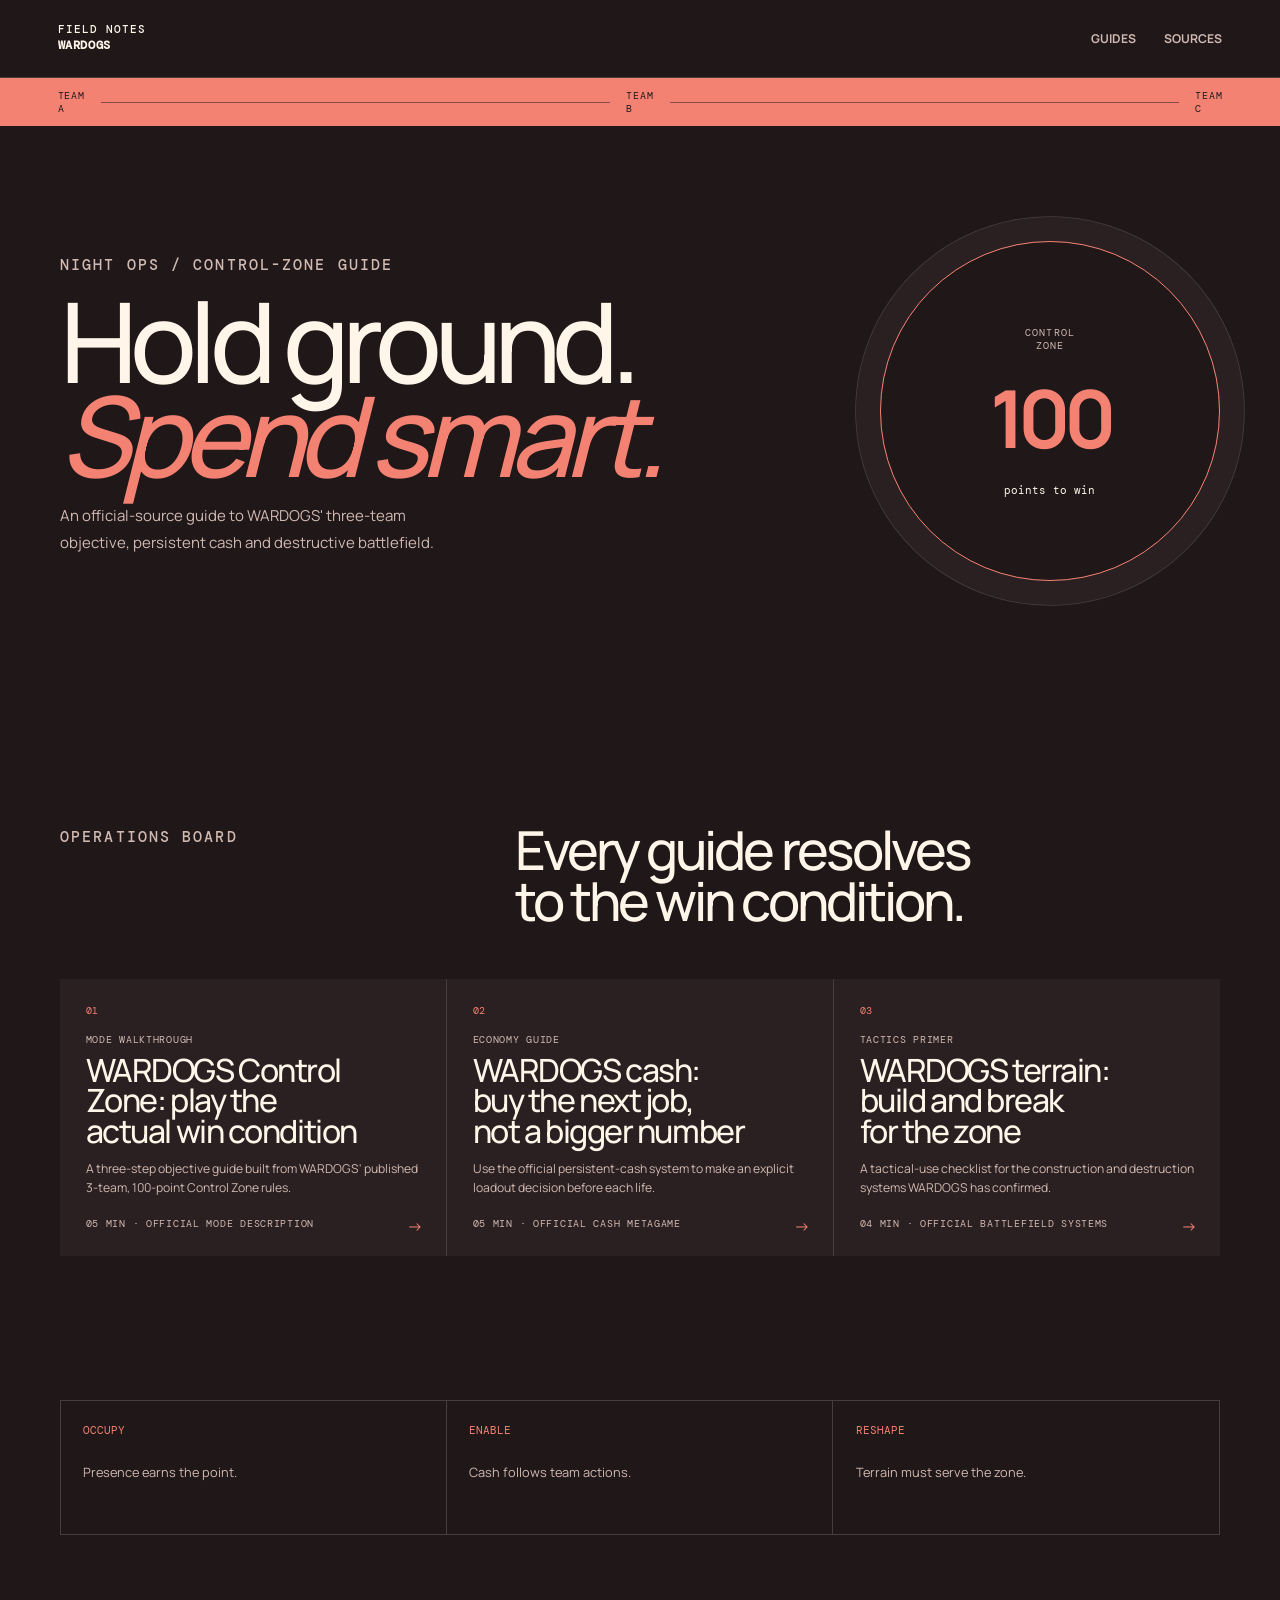
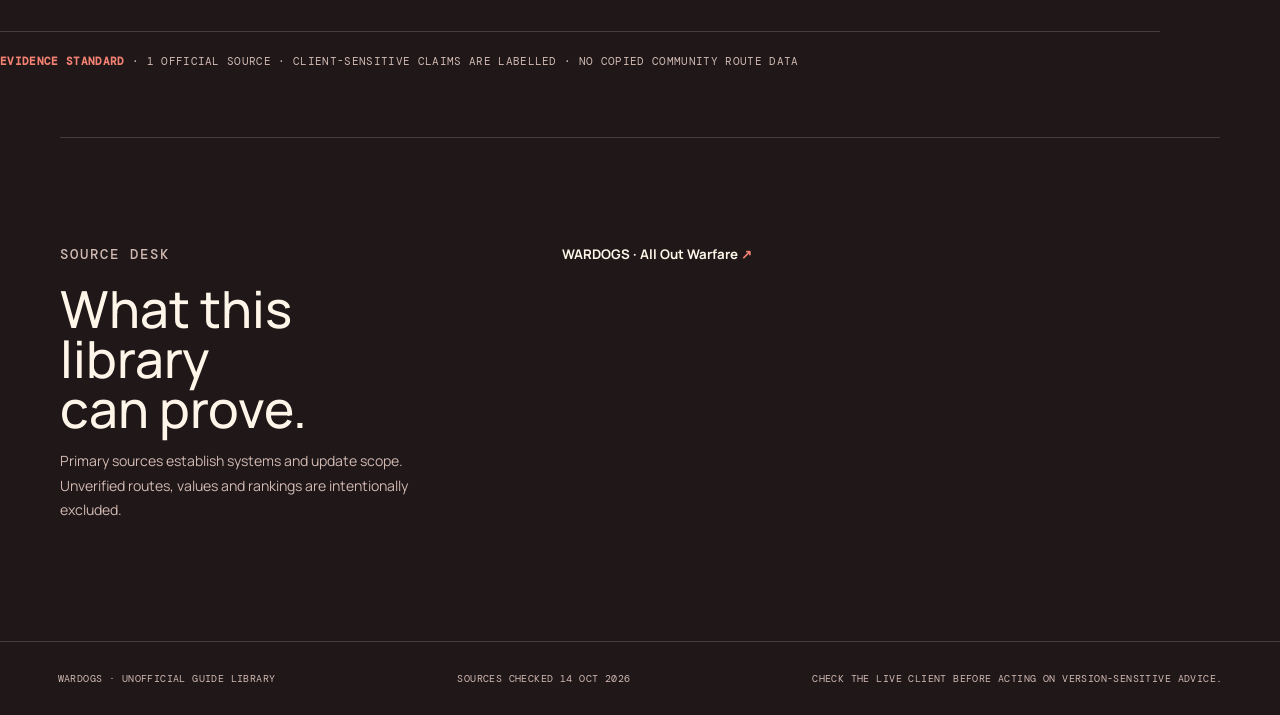
<file: index.html>
<!doctype html>
<html lang="en">
  <head>
    <meta charset="utf-8">
    <meta name="viewport" content="width=device-width, initial-scale=1">
    <meta name="description" content="Source-linked WARDOGS starter guides with version-sensitive notes.">
    <meta name="robots" content="index,follow">
    <title>WARDOGS Field Notes</title>
    <link rel="preconnect" href="https://fonts.googleapis.com">
    <link rel="preconnect" href="https://fonts.gstatic.com" crossorigin>
    <link href="https://fonts.googleapis.com/css2?family=DM+Mono:wght@400;500&family=Manrope:wght@400;500;600;700;800&family=Newsreader:opsz,wght@6..72,500;6..72,600&display=swap" rel="stylesheet">
    <link rel="stylesheet" href="assets/styles/site.css">
    <link rel="stylesheet" href="assets/styles/themes/index.css">
    <link rel="stylesheet" href="assets/styles/content.css">
    <link rel="stylesheet" href="assets/styles/layouts/home.css">
    <link rel="stylesheet" href="assets/styles/responsive.css">
  </head>
  <body data-game="wardogs" data-assets="assets" data-home="./" data-guide-root="guide/">
    <main id="site"></main>
    <script type="module" src="assets/scripts/site.js"></script>
  </body>
</html>
</file>
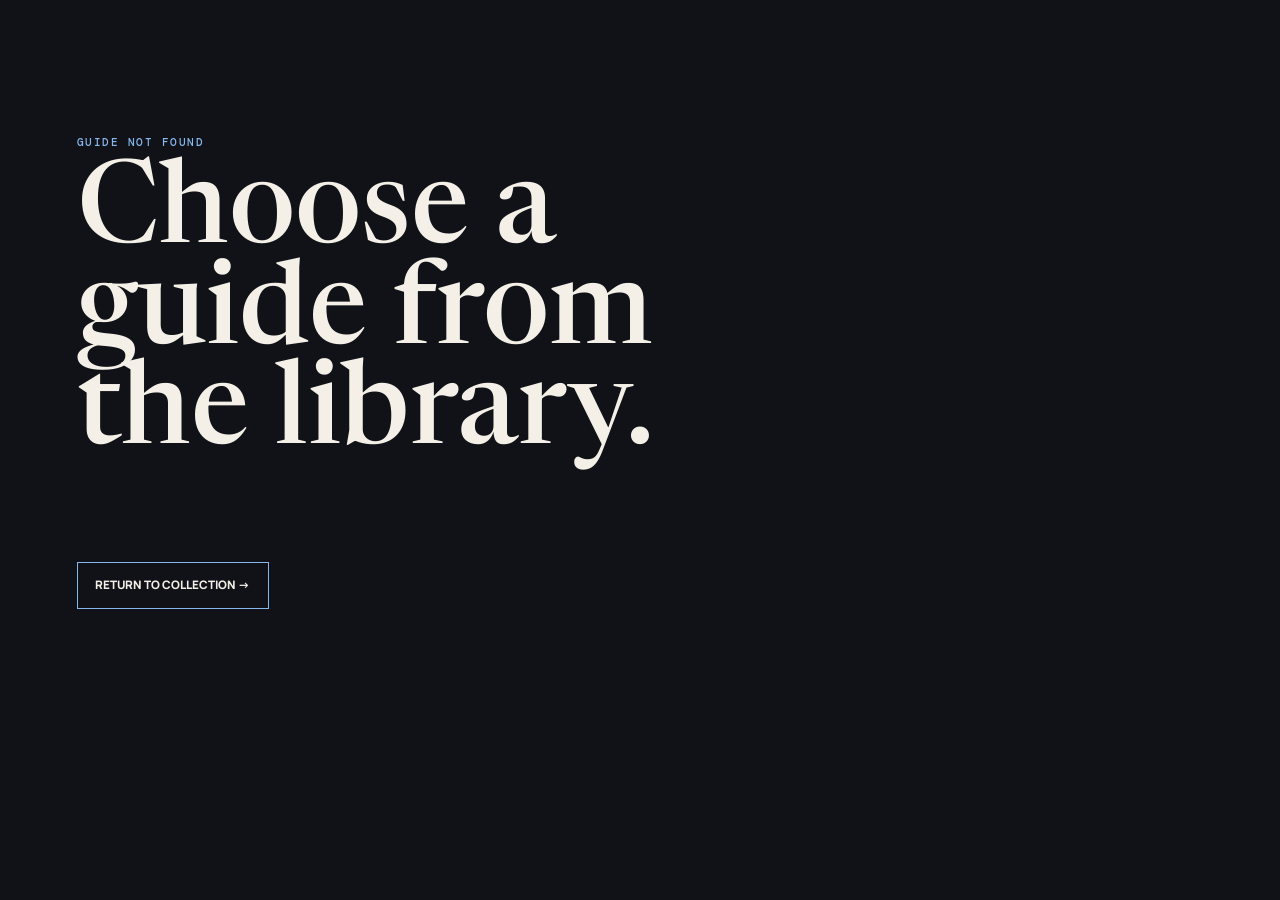
<file: guide/index.html>
<!doctype html>
<html lang="en">
  <head>
    <meta charset="utf-8">
    <meta name="viewport" content="width=device-width, initial-scale=1">
    <meta name="description" content="A source-linked game guide from Field Notes.">
    <meta name="robots" content="index,follow">
    <link rel="canonical" href="">
    <title>Field Notes Guide</title>
    <link rel="preconnect" href="https://fonts.googleapis.com">
    <link rel="preconnect" href="https://fonts.gstatic.com" crossorigin>
    <link href="https://fonts.googleapis.com/css2?family=DM+Mono:wght@400;500&family=Manrope:wght@400;500;600;700;800&family=Newsreader:opsz,wght@6..72,500;6..72,600&display=swap" rel="stylesheet">
    <link rel="stylesheet" href="../assets/styles/site.css">
    <link rel="stylesheet" href="../assets/styles/themes/index.css">
    <link rel="stylesheet" href="../assets/styles/guide.css">
    <link rel="stylesheet" href="../assets/styles/layouts/article.css">
    <link rel="stylesheet" href="../assets/styles/responsive.css">
  </head>
  <body data-game-home="../">
    <main id="site"></main>
    <script type="module" src="../assets/scripts/guide.js"></script>
  </body>
</html>
</file>
<file: assets/styles/site.css>
:root {
  --paper: #101217;
  --panel: #171a21;
  --panel-soft: #1d2129;
  --ink: #f4f0e8;
  --muted: #a9adb7;
  --line: rgba(244, 240, 232, 0.15);
  --accent: #86b8ef;
  --display: Newsreader, Georgia, serif;
  --body: Manrope, Arial, sans-serif;
  --mono: "DM Mono", monospace;
}

* { box-sizing: border-box; }
html { scroll-behavior: smooth; }
body { min-width: 320px; margin: 0; background: var(--paper); color: var(--ink); font-family: var(--body); }
a { color: inherit; text-decoration: none; }
button { font: inherit; }
h1, h2, h3, p { margin-top: 0; }
h1, h2, h3 { text-wrap: balance; }
.kicker { margin-bottom: 1rem; color: var(--accent); font: 500 0.67rem/1.35 var(--mono); letter-spacing: 0.14em; text-transform: uppercase; }

.site-header { position: relative; z-index: 5; display: flex; min-height: 78px; align-items: center; justify-content: space-between; padding: 0 4.5vw; border-bottom: 1px solid var(--line); }
.site-mark { display: flex; flex-direction: column; gap: 0.15rem; font: 500 0.68rem/1.1 var(--mono); letter-spacing: 0.1em; }
.site-mark b { color: var(--ink); font-size: 0.78rem; letter-spacing: 0.05em; }
.site-nav { display: flex; gap: 1.8rem; align-items: center; color: var(--muted); font-size: 0.76rem; font-weight: 700; text-transform: uppercase; }
.site-nav a:hover, .source-link:hover { color: var(--accent); }
.menu-button { display: none; color: var(--ink); border: 0; background: transparent; font: 500 0.72rem var(--mono); letter-spacing: 0.08em; text-transform: uppercase; }

.action-button { display: inline-flex; gap: 1.1rem; align-items: center; padding: 0.92rem 1.1rem; border: 1px solid var(--accent); color: var(--ink); font-size: 0.73rem; font-weight: 800; text-transform: uppercase; transition: transform 180ms ease, background 180ms ease; }
.action-button:hover { background: var(--accent); color: var(--paper); transform: translateY(-2px); }
.source-roster { display: grid; grid-template-columns: 0.8fr 1.2fr; gap: 4rem; width: min(1160px, calc(100% - 3rem)); padding: 6.5rem 0; margin: 0 auto; border-top: 1px solid var(--line); }
.source-roster h2 { max-width: 11ch; margin-bottom: 1rem; font: 500 clamp(2rem, 4vw, 3.4rem)/0.98 var(--display); }
.source-roster p { max-width: 44ch; color: var(--muted); font-size: 0.88rem; line-height: 1.75; }
.source-roster ul { display: grid; gap: 0.7rem; align-content: start; padding: 0; margin: 0; list-style: none; }
.source-link { display: inline-block; color: var(--ink); font-size: 0.83rem; font-weight: 700; line-height: 1.55; }
.source-link span { color: var(--accent); }
.site-footer { display: flex; justify-content: space-between; gap: 2rem; padding: 1.8rem 4.5vw; border-top: 1px solid var(--line); color: var(--muted); font: 0.64rem/1.5 var(--mono); letter-spacing: 0.04em; text-transform: uppercase; }

.missing { min-height: 75vh; padding: 15vh 6vw; }
.missing h1 { max-width: 10ch; font: 500 clamp(3.5rem, 9vw, 8rem)/0.87 var(--display); }
.directory-shell { min-height: 100vh; }
.directory-hero { width: min(1040px, calc(100% - 3rem)); padding: clamp(7rem, 14vw, 12rem) 0 5rem; margin: 0 auto; }
.directory-hero h1 { max-width: 10ch; margin-bottom: 1.8rem; font: 500 clamp(4rem, 10vw, 8.5rem)/0.85 var(--display); }
.directory-hero > p:last-child { max-width: 52ch; color: var(--muted); line-height: 1.8; }
.directory-grid { display: grid; grid-template-columns: repeat(2, 1fr); width: min(1160px, calc(100% - 3rem)); margin: 0 auto 7rem; border: 1px solid var(--line); }
.directory-card { min-height: 260px; padding: 2rem; border-right: 1px solid var(--line); border-bottom: 1px solid var(--line); transition: background 180ms ease; }
.directory-card:nth-child(2n) { border-right: 0; }
.directory-card:nth-last-child(-n+2) { border-bottom: 0; }
.directory-card:hover { background: var(--panel); }
.directory-card span, .directory-card i { display: block; color: var(--accent); font: 0.67rem var(--mono); letter-spacing: 0.08em; text-transform: uppercase; }
.directory-card b { display: block; margin: 2.6rem 0 0.7rem; font: 500 clamp(2rem, 4vw, 3.6rem)/0.9 var(--display); }
.directory-card p { max-width: 32ch; color: var(--muted); font-size: 0.82rem; line-height: 1.7; }
.directory-card i { margin-top: 1.5rem; font-style: normal; }
</file>
<file: assets/styles/themes/index.css>
body.theme-aion { --paper: #0c1322; --panel: #131d31; --panel-soft: #192642; --ink: #f2f7ff; --muted: #b1c4df; --line: rgba(197, 222, 255, 0.2); --accent: #80beff; }
body.theme-deadlock { --paper: #111614; --panel: #171e1c; --panel-soft: #202a27; --ink: #edf0e9; --muted: #a9b5ac; --line: rgba(226, 238, 224, 0.16); --accent: #d5df9e; --display: Manrope, Arial, sans-serif; }
body.theme-arc { --paper: #1c1a16; --panel: #27231d; --panel-soft: #322c23; --ink: #f3eddf; --muted: #c4baa5; --line: rgba(243, 237, 223, 0.16); --accent: #dfc685; }
body.theme-wardogs { --paper: #201719; --panel: #2b2021; --panel-soft: #392a2b; --ink: #fff6e9; --muted: #d0b9b1; --line: rgba(255, 246, 233, 0.17); --accent: #f48272; --display: Manrope, Arial, sans-serif; }
body.theme-spire { --paper: #211a2b; --panel: #2d233b; --panel-soft: #382c49; --ink: #f5edff; --muted: #c7b8d8; --line: rgba(245, 237, 255, 0.18); --accent: #d7adff; }
body.theme-valheim { --paper: #12201d; --panel: #172b27; --panel-soft: #1f3833; --ink: #f0f4e9; --muted: #b8c8bc; --line: rgba(240, 244, 233, 0.17); --accent: #a9d7b2; }
</file>
<file: assets/styles/content.css>
.game-home { overflow: hidden; }
.game-home > section, .game-home > aside { width: min(1160px, calc(100% - 3rem)); margin-left: auto; margin-right: auto; }
.game-home h1 { margin-bottom: 1.4rem; font-size: clamp(3.8rem, 8.7vw, 8.8rem); font-weight: 500; letter-spacing: -0.07em; line-height: 0.84; }
.game-home h1 em { color: var(--accent); font-style: italic; }
.game-home h2 { margin: 0; font: 500 clamp(2.2rem, 4.2vw, 4.2rem)/0.95 var(--display); letter-spacing: -0.055em; }
.game-home p { color: var(--muted); font-size: 0.94rem; line-height: 1.75; }
.home-guides, .match-desk, .raid-board, .operations, .run-ledger, .expedition-atlas { padding-top: 8rem; padding-bottom: 7rem; }
.home-guides > header, .match-desk > header, .raid-board > header, .operations > header, .run-ledger > header, .expedition-atlas > header { display: grid; grid-template-columns: 0.75fr 1.25fr; gap: 2rem; margin-bottom: 3.25rem; }
.guide-card { position: relative; display: flex; min-height: 255px; flex-direction: column; padding: 1.6rem; border: 1px solid var(--line); background: var(--panel); transition: border-color 180ms ease, transform 180ms ease, background 180ms ease; }
.guide-card:hover { border-color: var(--accent); background: var(--panel-soft); transform: translateY(-3px); }
.guide-order, .guide-type, .guide-meta { color: var(--muted); font: 0.64rem var(--mono); letter-spacing: 0.07em; text-transform: uppercase; }
.guide-order { color: var(--accent); }
.guide-type { margin: 1rem 0 auto; }
.guide-card h3 { max-width: 16ch; margin: 0.55rem 0 0.8rem; font: 500 clamp(1.55rem, 2.5vw, 2.25rem)/0.95 var(--display); letter-spacing: -0.045em; }
.guide-card p { margin-bottom: 1.2rem; font-size: 0.76rem; line-height: 1.6; }
.guide-card i { position: absolute; right: 1.45rem; bottom: 1.15rem; color: var(--accent); font-style: normal; }
.evidence-strip { width: min(1160px, calc(100% - 3rem)) !important; padding: 1.25rem 0 3.5rem; border-top: 1px solid var(--line); color: var(--muted); font: 0.68rem/1.7 var(--mono) !important; letter-spacing: 0.03em; text-transform: uppercase; }
.evidence-strip b { color: var(--accent); }
</file>
<file: assets/styles/layouts/home.css>
.aion-hero { position: relative; min-height: 620px; padding: 8rem 0 6rem; }
.aion-hero > *:not(.aion-orbit) { position: relative; z-index: 1; }
.aion-hero > p:not(.kicker) { max-width: 54ch; }
.aion-orbit { position: absolute; top: 7%; right: -5%; width: min(50vw, 610px); aspect-ratio: 1; border: 1px solid var(--line); border-radius: 50%; box-shadow: inset 0 0 0 7vw rgba(128, 190, 255, 0.035); transform: rotate(-22deg); }
.aion-orbit::after { position: absolute; inset: 17%; border: 1px solid var(--accent); border-radius: 50%; content: ""; opacity: 0.5; }
.aion-hero aside { display: grid; gap: 0.5rem; max-width: 230px; margin: 4.5rem 0 0 55%; padding-left: 1rem; border-left: 2px solid var(--accent); color: var(--muted); font-size: 0.72rem; line-height: 1.55; }
.aion-hero aside b { color: var(--ink); font: 0.68rem var(--mono); }
.aion-console { display: grid; grid-template-columns: 0.8fr 1.2fr; gap: 5rem; padding: 4rem; background: var(--panel); }
.aion-console ol { display: grid; gap: 1.5rem; padding: 0; margin: 0; list-style: none; }
.aion-console li { display: grid; grid-template-columns: 3rem 1fr; gap: 0.8rem; align-items: start; color: var(--muted); font-size: 0.84rem; line-height: 1.65; }
.aion-console li b { color: var(--accent); font: 0.73rem var(--mono); }
.aion-guide-list { display: grid; grid-template-columns: repeat(3, 1fr); }
.aion-guide-list .guide-card + .guide-card { border-left: 0; }

.deadlock-topbar, .war-banner { display: flex; justify-content: space-between; width: 100% !important; padding: 0.7rem 4.5vw; background: var(--accent); color: var(--paper); font: 0.63rem var(--mono); letter-spacing: 0.08em; }
.deadlock-hero { display: grid; grid-template-columns: 1.25fr 0.75fr; gap: 4rem; min-height: 590px; padding: 8rem 0 6rem; }
.deadlock-hero > div > p:not(.kicker) { max-width: 52ch; }
.deadlock-hero aside { align-self: end; padding: 2rem; border: 1px solid var(--line); background: var(--panel); }
.deadlock-hero aside span, .deadlock-hero aside small { display: block; color: var(--muted); font: 0.65rem var(--mono); letter-spacing: 0.07em; }
.deadlock-hero aside strong { display: block; margin: 2rem 0; font-size: 1.25rem; line-height: 1.35; }
.deadlock-guide-grid { display: grid; grid-template-columns: 1.1fr 0.9fr 1fr; gap: 1rem; }
.deadlock-guide-grid .guide-card:nth-child(2) { margin-top: 3rem; }
.deadlock-guide-grid .guide-card:nth-child(3) { margin-top: 1.2rem; }
.patch-signal { display: grid; grid-template-columns: 0.3fr 1.2fr; gap: 3rem; padding: 2rem 0; border-top: 1px solid var(--line); border-bottom: 1px solid var(--line); }
.patch-signal span { color: var(--accent); font: 0.67rem var(--mono); }
.patch-signal p { margin: 0; }

.arc-hero { position: relative; min-height: 650px; padding: 8rem 0 4rem; }
.arc-hero > *:not(.arc-grid) { position: relative; z-index: 1; }
.arc-hero > p:not(.kicker) { max-width: 45ch; }
.arc-grid { position: absolute; top: 10%; right: -8%; width: 57%; height: 78%; border: 1px solid var(--line); background: linear-gradient(90deg, transparent 49%, var(--line) 50%, transparent 51%), linear-gradient(transparent 49%, var(--line) 50%, transparent 51%); background-size: 4rem 4rem; transform: perspective(500px) rotateY(-24deg); }
.arc-hero dl { display: flex; gap: 2.5rem; padding: 0; margin: 6rem 0 0; }
.arc-hero dl div { max-width: 7rem; }
.arc-hero dt { color: var(--accent); font: 0.8rem var(--mono); }
.arc-hero dd { margin: 0.5rem 0 0; color: var(--muted); font-size: 0.75rem; line-height: 1.5; }
.raid-board { background: var(--panel); padding-left: 4rem; padding-right: 4rem; }
.arc-guide-stack { display: grid; grid-template-columns: repeat(3, 1fr); gap: 1rem; }
.arc-guide-stack .guide-card { min-height: 295px; }
.arc-warning { display: grid; grid-template-columns: 0.3fr 1.2fr; gap: 2rem; padding: 3rem 0; }
.arc-warning b { color: var(--accent); font: 0.68rem var(--mono); }
.arc-warning p { margin: 0; }

.war-banner { gap: 1rem; align-items: center; }
.war-banner i { display: block; width: 100%; height: 1px; background: var(--paper); opacity: 0.5; }
.wardogs-hero { display: grid; grid-template-columns: 1fr 0.7fr; gap: 6rem; align-items: center; min-height: 570px; padding: 7rem 0; }
.wardogs-hero > div > p:not(.kicker) { max-width: 43ch; }
.zone-diagram { display: grid; width: min(100%, 340px); aspect-ratio: 1; place-content: center; justify-self: end; border: 1px solid var(--accent); border-radius: 50%; text-align: center; box-shadow: 0 0 0 1.5rem var(--panel), 0 0 0 1.55rem var(--line); }
.zone-diagram span { color: var(--muted); font: 0.63rem var(--mono); letter-spacing: 0.12em; }
.zone-diagram b { margin: 0.7rem 0; color: var(--accent); font-size: 5rem; letter-spacing: -0.09em; }
.zone-diagram small { font: 0.7rem var(--mono); }
.wardogs-guide-grid { display: grid; grid-template-columns: repeat(3, 1fr); gap: 1px; background: var(--line); }
.wardogs-guide-grid .guide-card { border: 0; }
.war-principles { display: grid; grid-template-columns: repeat(3, 1fr); margin-top: 2rem !important; margin-bottom: 6rem !important; }
.war-principles div { min-height: 135px; padding: 1.4rem; border: 1px solid var(--line); }
.war-principles div + div { border-left: 0; }
.war-principles b, .war-principles span { display: block; }
.war-principles b { color: var(--accent); font: 0.68rem var(--mono); }
.war-principles span { margin-top: 1.6rem; color: var(--muted); font-size: 0.8rem; }

.spire-hero { min-height: 570px; padding: 7rem 0 5rem; text-align: center; }
.spire-hero > p:not(.kicker) { max-width: 52ch; margin: 1rem auto 2rem; }
.spire-title { display: grid; max-width: 650px; margin: 0 auto; }
.spire-title span, .spire-title em { color: var(--accent); font: 0.8rem var(--mono); letter-spacing: 0.35em; }
.spire-title h1 { margin: 0; font-size: clamp(6rem, 15vw, 13rem); }
.spire-title em { justify-self: end; margin-top: -0.5rem; font-style: normal; }
.run-rail { display: flex; justify-content: center; gap: 2rem; padding: 1.3rem 2rem; border-top: 1px solid var(--line); border-bottom: 1px solid var(--line); color: var(--muted); font: 0.68rem var(--mono); letter-spacing: 0.03em; }
.run-rail i { color: var(--accent); font-style: normal; }
.spire-guide-stack { display: grid; grid-template-columns: 0.9fr 1.2fr 0.9fr; align-items: start; gap: 1.4rem; }
.spire-guide-stack .guide-card:nth-child(2) { min-height: 330px; margin-top: -2rem; background: var(--panel-soft); }
.spire-note { max-width: 740px; padding: 2rem 0 5.5rem; text-align: center; }
.spire-note b { color: var(--accent); font: 0.66rem var(--mono); letter-spacing: 0.08em; }
.spire-note p { margin: 1rem auto 0; }

.valheim-hero { display: grid; grid-template-columns: 1.1fr 0.65fr; gap: 4rem; align-items: end; min-height: 620px; padding: 8rem 0 7rem; }
.valheim-hero > div > p:not(.kicker) { max-width: 44ch; }
.valheim-hero aside { display: grid; gap: 1.2rem; padding: 2rem; border-left: 2px solid var(--accent); background: var(--panel); }
.valheim-hero aside span, .valheim-hero aside small { color: var(--muted); font: 0.67rem var(--mono); }
.valheim-hero aside b { font: 500 1.5rem/1.2 var(--display); }
.biome-compass { display: grid; grid-template-columns: 1fr auto 2fr 1fr; gap: 2rem; align-items: center; padding: 1.5rem 0; border-top: 1px solid var(--line); border-bottom: 1px solid var(--line); }
.biome-compass span { color: var(--accent); font: 0.62rem var(--mono); letter-spacing: 0.12em; }
.biome-compass span:last-child { text-align: right; }
.biome-compass i { color: var(--accent); font-style: normal; }
.biome-compass p { margin: 0; font: 500 1.1rem/1.45 var(--display); }
.valheim-guide-grid { display: grid; grid-template-columns: repeat(3, 1fr); gap: 1rem; }
.valheim-guide-grid .guide-card:nth-child(2) { margin-top: 3rem; }
</file>
<file: assets/styles/responsive.css>
@media (max-width: 760px) {
  .site-header { min-height: 66px; padding: 0 1.25rem; }
  .menu-button { display: block; }
  .site-nav { position: absolute; top: 65px; left: 0; display: none; width: 100%; flex-direction: column; align-items: flex-start; gap: 1.25rem; padding: 1.4rem 1.25rem; border-bottom: 1px solid var(--line); background: var(--paper); }
  .site-nav.is-open { display: flex; }
  .site-footer { flex-direction: column; gap: 0.7rem; padding: 1.6rem 1.25rem; }
  .source-roster { grid-template-columns: 1fr; gap: 2rem; width: min(100% - 2.5rem, 560px); padding: 4rem 0; }
  .directory-hero, .directory-grid { width: min(100% - 2.5rem, 560px); }
  .directory-hero { padding-top: 6rem; }
  .directory-grid { grid-template-columns: 1fr; }
  .directory-card, .directory-card:nth-child(2n), .directory-card:nth-last-child(-n+2) { border-right: 0; border-bottom: 1px solid var(--line); }
  .directory-card:last-child { border-bottom: 0; }

  .game-home > section, .game-home > aside { width: min(100% - 2.5rem, 560px); }
  .game-home h1 { font-size: clamp(3.9rem, 16vw, 5.5rem); }
  .home-guides, .match-desk, .raid-board, .operations, .run-ledger, .expedition-atlas { padding-top: 4.8rem; padding-bottom: 4.8rem; }
  .home-guides > header, .match-desk > header, .raid-board > header, .operations > header, .run-ledger > header, .expedition-atlas > header { grid-template-columns: 1fr; margin-bottom: 2.3rem; }
  .guide-card { min-height: 235px; }
  .aion-hero, .deadlock-hero, .arc-hero, .wardogs-hero, .valheim-hero { min-height: auto; padding: 5rem 0; }
  .aion-orbit, .arc-grid { opacity: 0.45; }
  .aion-orbit { top: 5rem; right: -11rem; width: 24rem; }
  .aion-hero aside { margin-left: 0; }
  .aion-console, .deadlock-hero, .wardogs-hero, .valheim-hero { grid-template-columns: 1fr; gap: 2.5rem; }
  .aion-console { padding: 2rem; }
  .aion-guide-list, .deadlock-guide-grid, .arc-guide-stack, .wardogs-guide-grid, .spire-guide-stack, .valheim-guide-grid { grid-template-columns: 1fr; gap: 1rem; }
  .aion-guide-list .guide-card + .guide-card, .war-principles div + div { border-left: 1px solid var(--line); }
  .deadlock-topbar { display: none; }
  .deadlock-hero aside { justify-self: stretch; }
  .deadlock-guide-grid .guide-card:nth-child(2), .deadlock-guide-grid .guide-card:nth-child(3), .valheim-guide-grid .guide-card:nth-child(2), .spire-guide-stack .guide-card:nth-child(2) { margin-top: 0; }
  .patch-signal, .arc-warning, .return-note { grid-template-columns: 1fr; gap: 1rem; }
  .arc-hero dl { gap: 1.25rem; margin-top: 4rem; }
  .raid-board { padding-left: 1.5rem; padding-right: 1.5rem; }
  .war-banner { padding: 0.7rem 1.25rem; }
  .zone-diagram { justify-self: start; width: 250px; }
  .war-principles { grid-template-columns: 1fr; }
  .war-principles div + div { border-top: 0; }
  .spire-hero { min-height: auto; padding: 5.5rem 0 4rem; }
  .spire-title h1 { font-size: clamp(5rem, 24vw, 8rem); }
  .run-rail { flex-wrap: wrap; gap: 0.8rem; justify-content: flex-start; }
  .biome-compass { grid-template-columns: 1fr auto; }
  .biome-compass p { grid-column: 1 / -1; grid-row: 2; }

  .article-shell { width: min(100% - 2.5rem, 560px); }
  .article-lead { padding: 4.5rem 0 3rem; }
  .article-lead h1 { font-size: clamp(3.2rem, 15vw, 5.2rem); }
  .article-lead dl { grid-template-columns: 1fr; gap: 1rem; }
  .guide-step { grid-template-columns: 2rem 1fr; gap: 1rem; padding: 2rem 0; }
  .article-related, .evidence-panel { width: min(100% - 2.5rem, 560px); }
  .article-related > div { grid-template-columns: 1fr; }
  .article-related a + a { margin-left: 0; }
  .article-aion .article-layout, .article-deadlock .match-review { grid-template-columns: 1fr; gap: 1.5rem; }
  .article-aion .article-margin { padding-top: 0; }
  .article-deadlock .deadlock-article-top, .article-deadlock .match-review, .article-wardogs .wardogs-article-top { width: min(100% - 2.5rem, 560px); }
  .article-arc .arc-article-top .article-lead { padding-left: 0; }
  .raid-protocol, .operation-order, .run-page, .saga-page { width: min(100% - 2.5rem, 560px); }
  .operation-grid, .operation-order footer { grid-template-columns: 1fr; gap: 1rem; }
  .run-page { padding: 1.5rem; box-shadow: 0.5rem 0.5rem 0 var(--panel-soft); }
  .article-valheim .valheim-article-top { padding-left: 0; }
  .saga-steps { grid-template-columns: 1fr; }
  .saga-steps .guide-step { min-height: 0; }
  .saga-steps .guide-step > span { margin-bottom: 2rem; }
}

@media (prefers-reduced-motion: reduce) {
  *, *::before, *::after { scroll-behavior: auto !important; transition-duration: 0.01ms !important; }
}
</file>
<file: assets/styles/guide.css>
.article-shell { width: min(1080px, calc(100% - 3rem)); margin: 0 auto; }
.article-lead { padding: 7rem 0 4.5rem; }
.article-lead h1 { max-width: 13ch; margin-bottom: 1.25rem; font: 500 clamp(3.3rem, 7vw, 7.5rem)/0.86 var(--display); letter-spacing: -0.07em; }
.article-lead > p:not(.kicker) { max-width: 58ch; color: var(--muted); font-size: 1rem; line-height: 1.75; }
.article-lead dl { display: grid; grid-template-columns: repeat(3, 1fr); max-width: 720px; gap: 1.4rem; padding-top: 2.5rem; margin: 3rem 0 0; border-top: 1px solid var(--line); }
.article-lead dt { margin-bottom: 0.45rem; color: var(--accent); font: 0.62rem var(--mono); letter-spacing: 0.08em; }
.article-lead dd { margin: 0; color: var(--muted); font-size: 0.76rem; line-height: 1.55; }
.preflight { padding: 1.8rem; border: 1px solid var(--line); background: var(--panel); }
.preflight > p:not(.kicker), .preflight b { display: block; margin: 0; font-size: 0.84rem; line-height: 1.7; }
.preflight b { margin-top: 1rem; color: var(--accent); font-weight: 700; }
.guide-step { display: grid; grid-template-columns: 3rem 1fr; gap: 1.5rem; padding: 2.6rem 0; border-bottom: 1px solid var(--line); }
.guide-step > span { color: var(--accent); font: 0.72rem var(--mono); }
.guide-step h2 { margin-bottom: 0.65rem; font: 500 clamp(1.7rem, 3vw, 2.7rem)/0.98 var(--display); letter-spacing: -0.05em; }
.guide-step p { max-width: 59ch; margin: 0; color: var(--muted); font-size: 0.9rem; line-height: 1.8; }
.article-outcome, .extract-call, .ledger-outcome, .return-note { padding: 2.2rem; margin-top: 2rem; border-left: 3px solid var(--accent); background: var(--panel); }
.article-outcome p:last-child, .extract-call p, .ledger-outcome p:last-child, .return-note p { max-width: 52ch; margin: 0; color: var(--muted); line-height: 1.7; }
.evidence-panel { width: min(920px, calc(100% - 3rem)); padding: 5rem 0; margin: 4rem auto 0; border-top: 1px solid var(--line); }
.evidence-panel h2 { max-width: 24ch; margin-bottom: 1rem; font: 500 clamp(1.8rem, 3vw, 3rem)/0.95 var(--display); letter-spacing: -0.05em; }
.evidence-panel > p:not(.kicker) { max-width: 58ch; color: var(--muted); font-size: 0.86rem; line-height: 1.75; }
.evidence-panel small { display: block; max-width: 64ch; margin-top: 1.8rem; color: var(--muted); font: 0.65rem/1.65 var(--mono); }
.article-related { width: min(920px, calc(100% - 3rem)); padding: 2rem 0 6rem; margin: 0 auto; }
.article-related h2 { margin-bottom: 2rem; font: 500 clamp(2.2rem, 4vw, 4rem)/0.94 var(--display); letter-spacing: -0.06em; }
.article-related > div { display: grid; grid-template-columns: repeat(2, 1fr); border-top: 1px solid var(--line); }
.article-related a { display: grid; grid-template-columns: 1fr auto; gap: 1rem; padding: 1.4rem 0; border-bottom: 1px solid var(--line); }
.article-related a + a { margin-left: 2rem; }
.article-related span { grid-column: 1 / -1; color: var(--muted); font: 0.63rem var(--mono); }
.article-related b { font-size: 0.85rem; line-height: 1.45; }
.article-related i { color: var(--accent); font-style: normal; }
</file>
<file: assets/styles/layouts/article.css>
.article-aion .aion-article-header { border-bottom: 1px solid var(--line); }
.article-aion .article-layout { display: grid; grid-template-columns: 0.28fr 1fr; gap: 5rem; padding-top: 4rem; }
.article-aion .article-margin { padding-top: 1.4rem; color: var(--muted); font: 0.68rem/1.7 var(--mono); }
.article-aion .article-margin b, .article-aion .article-margin span { display: block; }
.article-aion .article-margin b { margin-bottom: 1rem; color: var(--accent); }
.article-aion .aion-steps { margin-top: 3rem; }

.article-deadlock { width: 100%; }
.article-deadlock .deadlock-article-top { width: min(1080px, calc(100% - 3rem)); margin: 0 auto; border-bottom: 1px solid var(--line); }
.article-deadlock .match-review { display: grid; grid-template-columns: minmax(200px, 0.45fr) minmax(0, 0.9fr); width: min(1080px, calc(100% - 3rem)); gap: 4rem; padding: 4rem 0 0; margin: 0 auto; }
.review-rule { height: max-content; padding: 1.4rem; border: 1px solid var(--line); background: var(--panel-soft); }
.review-rule b, .review-rule span { display: block; }
.review-rule b { margin-bottom: 1rem; color: var(--accent); font: 0.66rem var(--mono); }
.review-rule span { color: var(--muted); font-size: 0.78rem; line-height: 1.65; }
.match-review article > footer { padding: 2rem; margin-top: 2.5rem; border: 1px dashed var(--accent); }
.match-review footer b { color: var(--accent); font: 0.66rem var(--mono); }
.match-review footer p { margin: 0.8rem 0 0; color: var(--muted); line-height: 1.7; }

.article-arc .arc-article-top { min-height: 420px; padding-top: 1px; background: linear-gradient(135deg, var(--panel), transparent); }
.article-arc .arc-article-top .article-lead { padding-left: 4rem; }
.raid-protocol { width: min(840px, calc(100% - 3rem)); margin: -4rem auto 0; }
.raid-track { display: flex; gap: 1rem; align-items: center; justify-content: space-between; padding: 1rem; margin: 1.2rem 0 2rem; color: var(--accent); border: 1px solid var(--line); background: var(--paper); font: 0.65rem var(--mono); letter-spacing: 0.08em; }
.raid-track i { color: var(--muted); font-style: normal; }
.raid-steps .guide-step { grid-template-columns: 4.5rem 1fr; }
.extract-call { border-left: 0; border-top: 2px solid var(--accent); }
.extract-call b { color: var(--accent); font: 0.66rem var(--mono); }

.article-wardogs .wardogs-article-top { width: min(1080px, calc(100% - 3rem)); padding-left: 4rem; margin: 0 auto; border-left: 4px solid var(--accent); }
.operation-order { width: min(920px, calc(100% - 3rem)); padding: 4rem 0; margin: 0 auto; }
.operation-grid { display: grid; grid-template-columns: 1.35fr 0.65fr; gap: 1px; background: var(--line); }
.operation-grid > * { margin: 0; background: var(--panel); }
.operation-grid > aside { padding: 1.8rem; }
.operation-grid aside b { color: var(--accent); font: 0.66rem var(--mono); }
.operation-grid aside p { color: var(--muted); font-size: 0.82rem; line-height: 1.7; }
.operation-steps { margin-top: 1.6rem; }
.operation-order footer { display: grid; grid-template-columns: 0.4fr 1fr; gap: 2rem; padding: 2rem; margin-top: 2rem; background: var(--accent); color: var(--paper); }
.operation-order footer b { font: 0.67rem var(--mono); }
.operation-order footer p { margin: 0; font-size: 0.88rem; line-height: 1.7; }

.article-spire .spire-article-top { max-width: 820px; margin: 0 auto; text-align: center; }
.article-spire .article-lead h1, .article-spire .article-lead > p:not(.kicker) { margin-left: auto; margin-right: auto; }
.article-spire .article-lead dl { margin-left: auto; margin-right: auto; text-align: left; }
.run-page { width: min(740px, calc(100% - 3rem)); padding: 3rem; margin: 0 auto; border: 1px solid var(--line); background: var(--panel); box-shadow: 1rem 1rem 0 var(--panel-soft); }
.run-steps .guide-step:last-child { border-bottom: 0; }
.ledger-outcome { margin: 2rem -1rem -1rem; text-align: center; }

.article-valheim .valheim-article-top { min-height: 430px; padding-left: 6vw; background: linear-gradient(115deg, var(--panel), transparent); }
.saga-page { width: min(900px, calc(100% - 3rem)); padding: 4rem 0; margin: 0 auto; }
.saga-steps { display: grid; grid-template-columns: repeat(3, 1fr); gap: 1.1rem; margin-top: 1.5rem; }
.saga-steps .guide-step { display: block; min-height: 310px; padding: 1.5rem; border: 1px solid var(--line); background: var(--panel); }
.saga-steps .guide-step > span { display: block; margin-bottom: 4rem; }
.return-note { display: grid; grid-template-columns: 0.4fr 1fr; gap: 2rem; border-top: 1px solid var(--accent); border-left: 0; }
.return-note b { color: var(--accent); font: 0.66rem var(--mono); }
</file>
